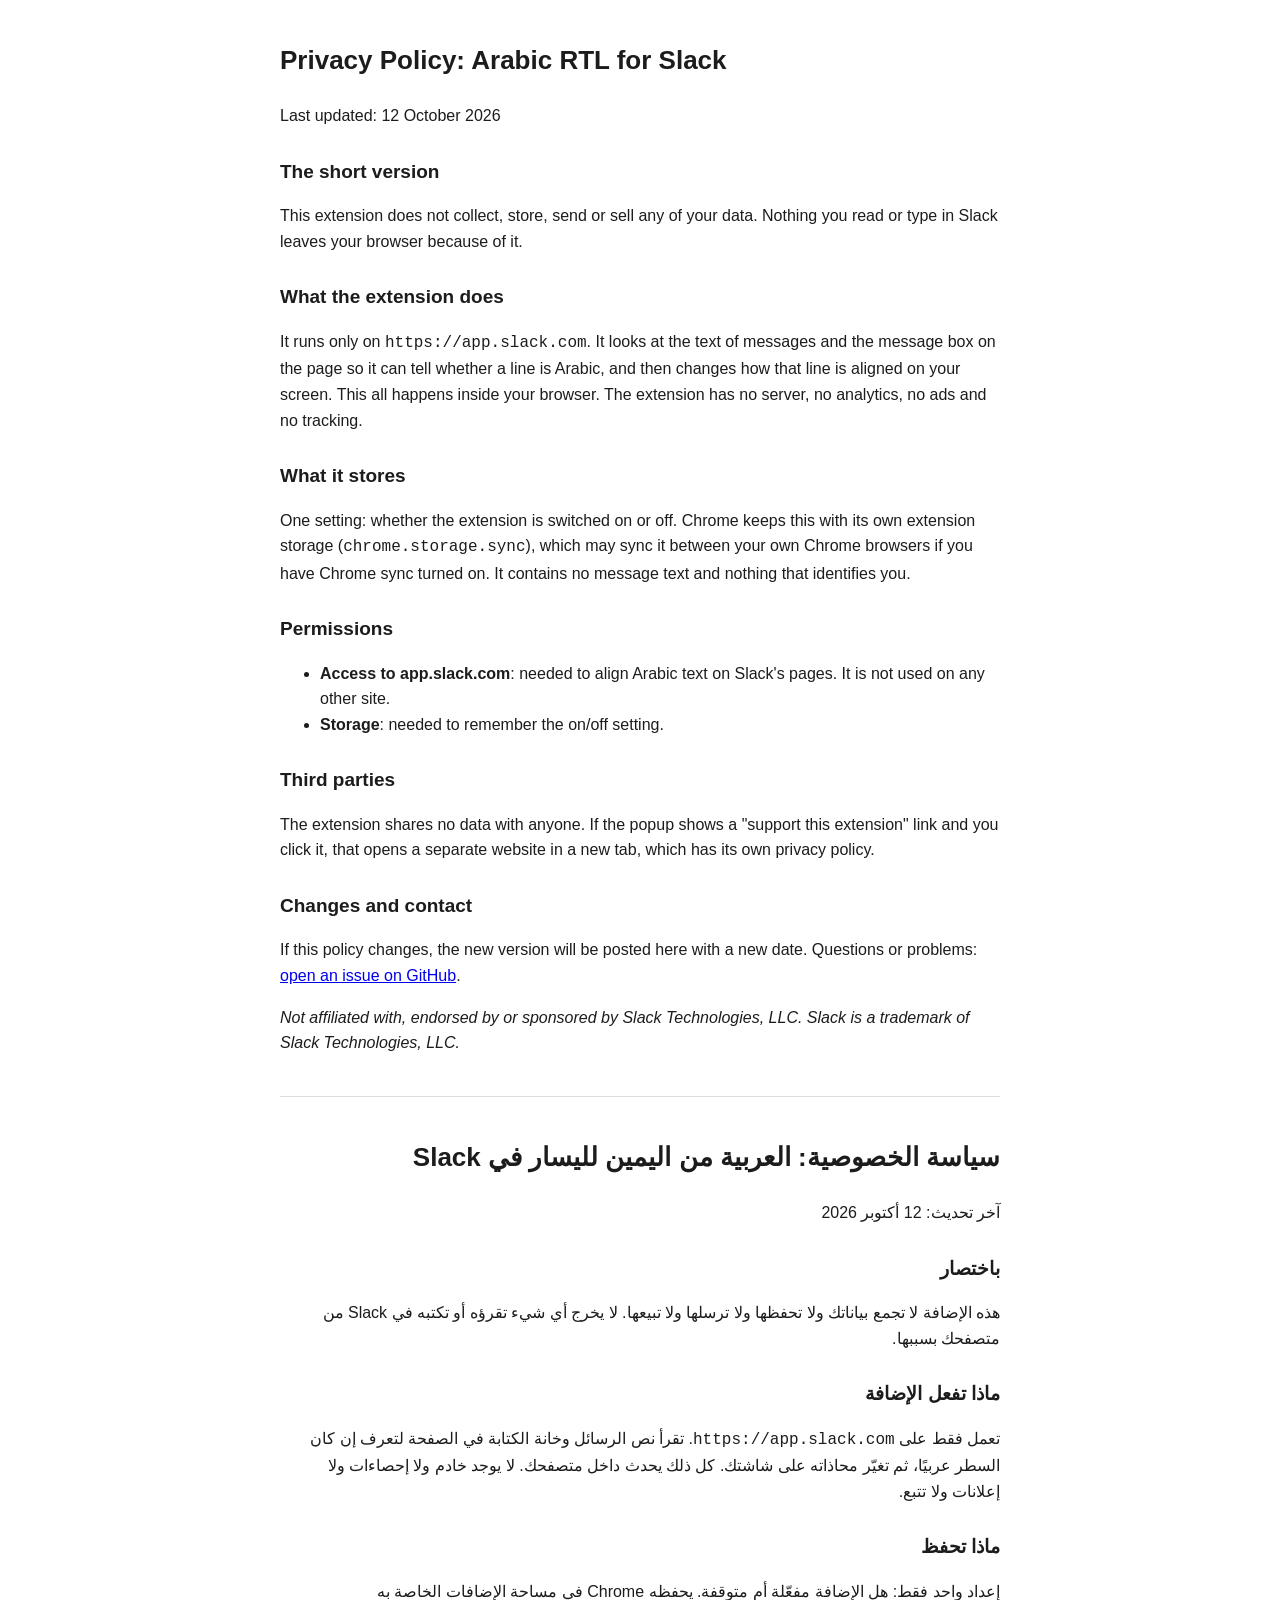
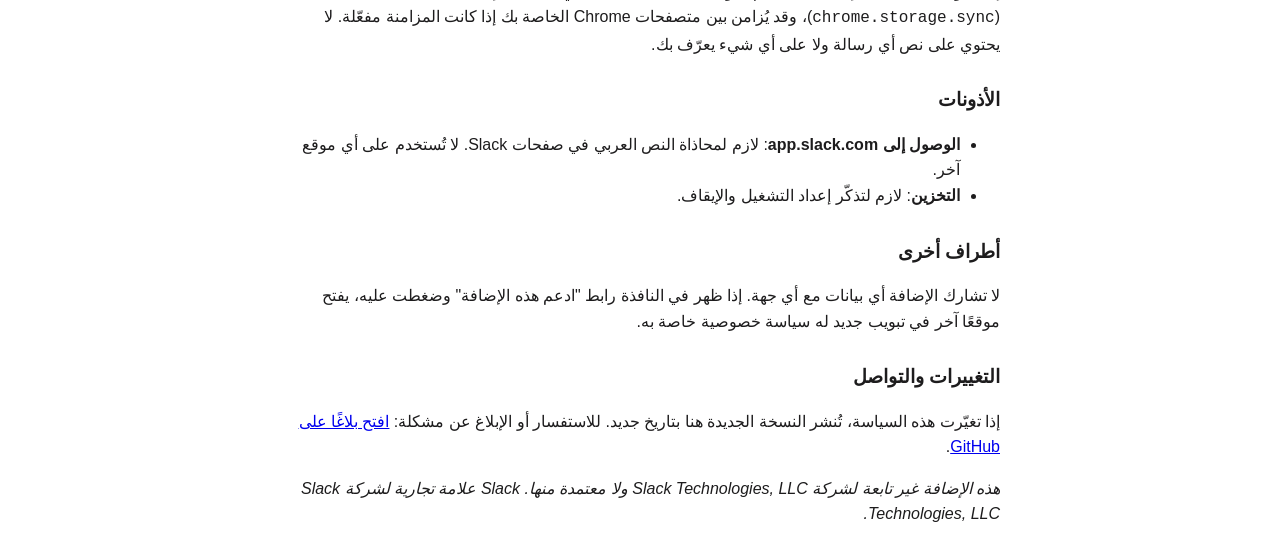
<file: docs/index.html>
<!doctype html>
<html lang="en">
<head>
<meta charset="utf-8">
<meta name="viewport" content="width=device-width, initial-scale=1">
<title>Arabic RTL for Slack: Privacy Policy</title>
<style>
  body { max-width: 720px; margin: 40px auto; padding: 0 16px; font: 16px/1.6 -apple-system, "Segoe UI", Roboto, "Noto Sans Arabic", sans-serif; color: #1d1c1d; }
  h1 { font-size: 26px; } h2 { font-size: 19px; margin-top: 28px; }
  hr { margin: 40px 0; border: 0; border-top: 1px solid #ddd; }
  [dir="rtl"] { text-align: right; }
</style>
</head>
<body>
<section>
  <h1>Privacy Policy: Arabic RTL for Slack</h1>
  <p>Last updated: 12 October 2026</p>

  <h2>The short version</h2>
  <p>This extension does not collect, store, send or sell any of your data. Nothing you read or type in Slack leaves your browser because of it.</p>

  <h2>What the extension does</h2>
  <p>It runs only on <code>https://app.slack.com</code>. It looks at the text of messages and the message box on the page so it can tell whether a line is Arabic, and then changes how that line is aligned on your screen. This all happens inside your browser. The extension has no server, no analytics, no ads and no tracking.</p>

  <h2>What it stores</h2>
  <p>One setting: whether the extension is switched on or off. Chrome keeps this with its own extension storage (<code>chrome.storage.sync</code>), which may sync it between your own Chrome browsers if you have Chrome sync turned on. It contains no message text and nothing that identifies you.</p>

  <h2>Permissions</h2>
  <ul>
    <li><strong>Access to app.slack.com</strong>: needed to align Arabic text on Slack's pages. It is not used on any other site.</li>
    <li><strong>Storage</strong>: needed to remember the on/off setting.</li>
  </ul>

  <h2>Third parties</h2>
  <p>The extension shares no data with anyone. If the popup shows a "support this extension" link and you click it, that opens a separate website in a new tab, which has its own privacy policy.</p>

  <h2>Changes and contact</h2>
  <p>If this policy changes, the new version will be posted here with a new date. Questions or problems: <a href="https://github.com/odayalshareef-jpg/arabic-rtl-for-slack/issues">open an issue on GitHub</a>.</p>

  <p><em>Not affiliated with, endorsed by or sponsored by Slack Technologies, LLC. Slack is a trademark of Slack Technologies, LLC.</em></p>
</section>

<hr>

<section dir="rtl" lang="ar">
  <h1>سياسة الخصوصية: العربية من اليمين لليسار في Slack</h1>
  <p>آخر تحديث: 12 أكتوبر 2026</p>

  <h2>باختصار</h2>
  <p>هذه الإضافة لا تجمع بياناتك ولا تحفظها ولا ترسلها ولا تبيعها. لا يخرج أي شيء تقرؤه أو تكتبه في Slack من متصفحك بسببها.</p>

  <h2>ماذا تفعل الإضافة</h2>
  <p>تعمل فقط على <code dir="ltr">https://app.slack.com</code>. تقرأ نص الرسائل وخانة الكتابة في الصفحة لتعرف إن كان السطر عربيًا، ثم تغيّر محاذاته على شاشتك. كل ذلك يحدث داخل متصفحك. لا يوجد خادم ولا إحصاءات ولا إعلانات ولا تتبع.</p>

  <h2>ماذا تحفظ</h2>
  <p>إعداد واحد فقط: هل الإضافة مفعّلة أم متوقفة. يحفظه Chrome في مساحة الإضافات الخاصة به (<code dir="ltr">chrome.storage.sync</code>)، وقد يُزامن بين متصفحات Chrome الخاصة بك إذا كانت المزامنة مفعّلة. لا يحتوي على نص أي رسالة ولا على أي شيء يعرّف بك.</p>

  <h2>الأذونات</h2>
  <ul>
    <li><strong>الوصول إلى app.slack.com</strong>: لازم لمحاذاة النص العربي في صفحات Slack. لا تُستخدم على أي موقع آخر.</li>
    <li><strong>التخزين</strong>: لازم لتذكّر إعداد التشغيل والإيقاف.</li>
  </ul>

  <h2>أطراف أخرى</h2>
  <p>لا تشارك الإضافة أي بيانات مع أي جهة. إذا ظهر في النافذة رابط "ادعم هذه الإضافة" وضغطت عليه، يفتح موقعًا آخر في تبويب جديد له سياسة خصوصية خاصة به.</p>

  <h2>التغييرات والتواصل</h2>
  <p>إذا تغيّرت هذه السياسة، تُنشر النسخة الجديدة هنا بتاريخ جديد. للاستفسار أو الإبلاغ عن مشكلة: <a href="https://github.com/odayalshareef-jpg/arabic-rtl-for-slack/issues">افتح بلاغًا على GitHub</a>.</p>

  <p><em>هذه الإضافة غير تابعة لشركة Slack Technologies, LLC ولا معتمدة منها. Slack علامة تجارية لشركة Slack Technologies, LLC.</em></p>
</section>
</body>
</html>
</file>
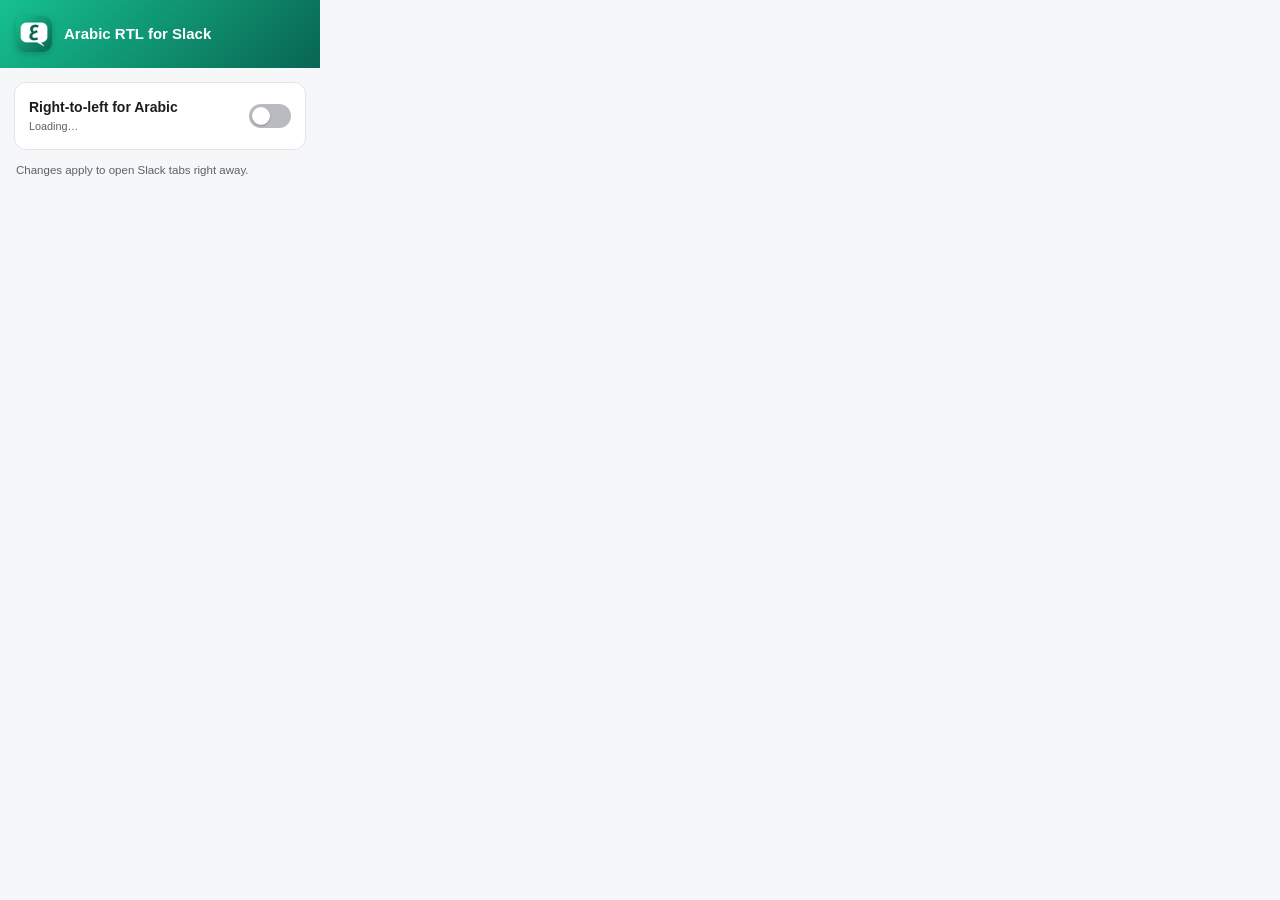
<file: extension/popup.html>
<!doctype html>
<html lang="en">
<head>
  <meta charset="utf-8">
  <title>Arabic RTL for Slack</title>
  <link rel="stylesheet" href="popup.css">
</head>
<body>
  <header>
    <img src="icons/icon48.png" alt="" width="36" height="36">
    <div>
      <h1 data-i18n="extName">Arabic RTL for Slack</h1>
      <span id="version" class="version"></span>
    </div>
  </header>

  <main>
    <label class="card toggle-row" for="enabled">
      <span class="toggle-text">
        <strong data-i18n="switchLabel">Right-to-left for Arabic</strong>
        <small id="status-text" data-i18n="loading">Loading…</small>
      </span>
      <span class="switch">
        <input type="checkbox" id="enabled" role="switch">
        <span class="slider"></span>
      </span>
    </label>

    <div id="page-status" class="status idle" aria-live="polite">
      <span class="dot" aria-hidden="true"></span>
      <span id="page-status-text"></span>
    </div>
  </main>

  <footer>
    <span data-i18n="footer">Changes apply to open Slack tabs right away.</span>
    <a id="support" class="support" href="#" target="_blank" rel="noopener" hidden>
      <span aria-hidden="true">♥</span> <span data-i18n="support">Like it? Support this extension</span>
    </a>
  </footer>

  <script src="popup.js"></script>
</body>
</html>
</file>
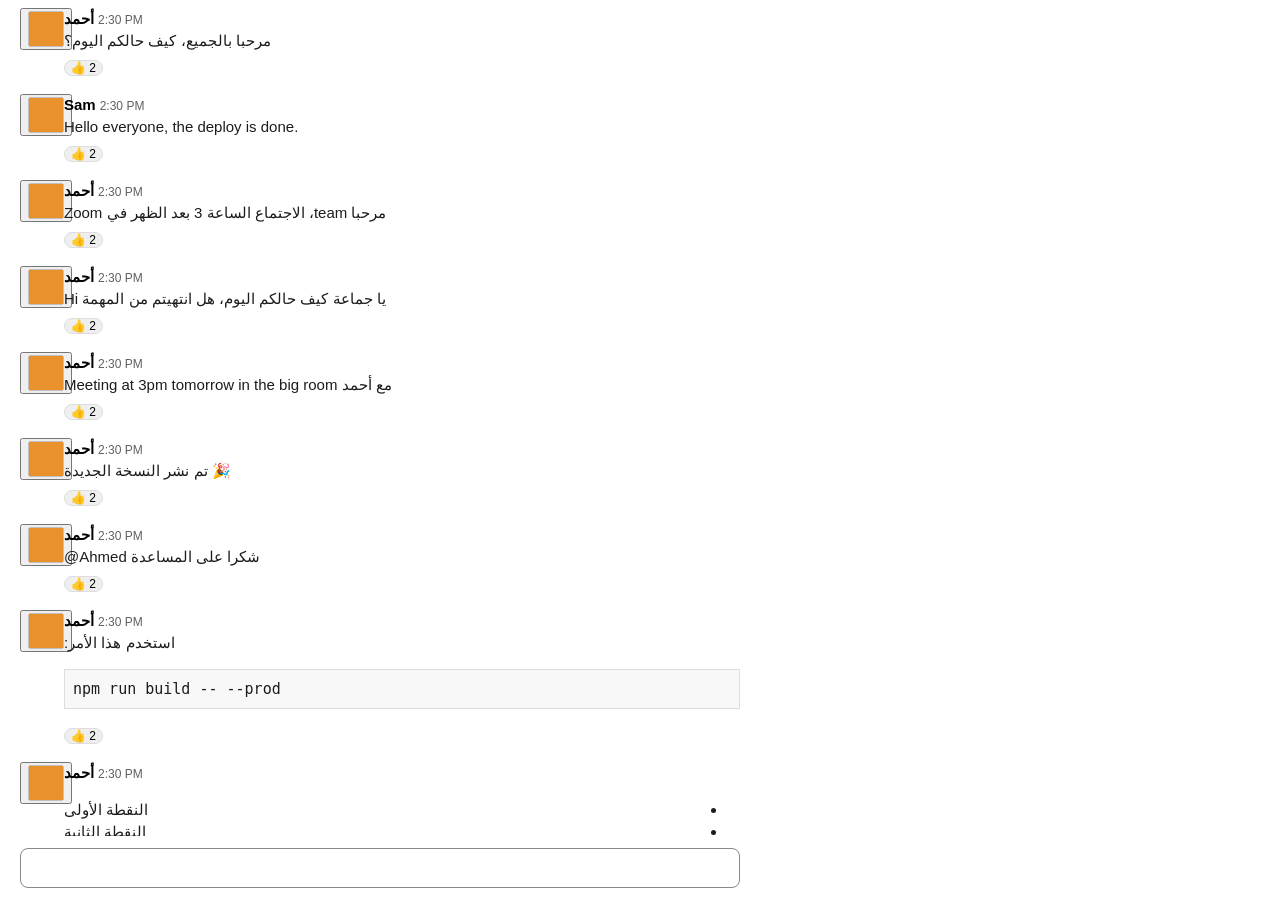
<file: tests/mock.html>
<!doctype html>
<html lang="en"><head><meta charset="utf-8"><title>Slack mock</title>
<style>
body{margin:0;font:15px/1.46668 Lato,"Segoe UI",sans-serif;color:#1d1c1d;background:#fff}
.p-workspace{display:flex;flex-direction:column;width:760px;height:100vh}
.c-virtual_list{flex:1;overflow:auto}
.c-message_kit__background{padding:8px 20px}
.c-message_kit__gutter{display:flex}
.c-message_kit__gutter__left{width:36px;margin-right:8px;flex:none}
.c-message_kit__avatar img{width:36px;height:36px;border-radius:4px;background:#e8912d;display:block}
.c-message_kit__gutter__right{flex:1;min-width:0}
.c-message__sender_button{font-weight:900;background:none;border:0;padding:0;font:inherit;font-weight:900}
.c-timestamp{color:#616061;font-size:12px;margin-left:4px}
.p-rich_text_block{text-align:left}
.p-rich_text_preformatted{font-family:monospace;background:#f8f8f8;border:1px solid #ddd;padding:8px;white-space:pre}
.p-rich_text_quote{border-left:4px solid #ddd;padding-left:12px}
.p-rich_text_quote.bar-before{border-left:0;position:relative;padding-left:16px}
.p-rich_text_quote.bar-before::before{content:"";position:absolute;left:0;top:0;bottom:0;width:4px;border-radius:8px;background:#1264a3}
.c-reaction_bar{margin-top:4px}
.c-reaction{border:1px solid #ddd;border-radius:12px;padding:0 6px;font-size:12px}
.p-message_pane_input{border:1px solid #888;border-radius:8px;margin:12px 20px;padding:8px}
.ql-editor{min-height:22px;outline:none}
.ql-editor p{margin:0}
.ql-placeholder{color:#888;position:absolute;pointer-events:none}
</style></head>
<body>
<div class="p-workspace">
  <div class="c-virtual_list" id="list"></div>
  <div class="p-message_pane_input">
    <div data-qa="message_input" class="c-texty_input_unstyled" style="position:relative">
      <div class="ql-editor" contenteditable="true" id="editor"><p><br></p></div>
    </div>
  </div>
</div>
<script>
function msg(id, name, blocksHtml){
  return `<div class="c-virtual_list__item" data-id="${id}"><div class="c-message_kit__background"><div class="c-message_kit__gutter">
   <div class="c-message_kit__gutter__left"><button class="c-message_kit__avatar"><img alt=""></button></div>
   <div class="c-message_kit__gutter__right">
    <span class="c-message__sender"><button class="c-message__sender_button">${name}</button></span><a class="c-timestamp">2:30 PM</a>
    <div class="c-message_kit__blocks c-message_kit__blocks--rich_text"><div class="c-message__message_blocks"><div class="p-block_kit_renderer"><div class="p-block_kit_renderer__block_wrapper"><div class="p-rich_text_block" dir="auto" data-qa="message-text">${blocksHtml}</div></div></div></div></div>
    <div class="c-reaction_bar"><button class="c-reaction">👍 2</button></div>
   </div></div></div></div>`;
}
const sec = t => `<div class="p-rich_text_section">${t}</div>`;
window.MESSAGES = {
  arabic:     sec("مرحبا بالجميع، كيف حالكم اليوم؟"),
  english:    sec("Hello everyone, the deploy is done."),
  mixedArFirst: sec("مرحبا team، الاجتماع الساعة 3 بعد الظهر في Zoom"),
  mixedEnFirstMostlyAr: sec("Hi يا جماعة كيف حالكم اليوم، هل انتهيتم من المهمة"),
  mixedEnMostly: sec("Meeting at 3pm tomorrow in the big room مع أحمد"),
  emojiFirst: sec("🎉 تم نشر النسخة الجديدة"),
  mentionFirst: sec('<span class="c-member_slug">@Ahmed</span> شكرا على المساعدة'),
  arabicWithCode: sec("استخدم هذا الأمر:") + '<pre class="p-rich_text_preformatted">npm run build -- --prod</pre>',
  arabicList: '<ul class="p-rich_text_list"><li>النقطة الأولى</li><li>النقطة الثانية</li></ul>',
  twoLines: sec("السطر الأول بالعربية") + sec("Second line in English"),
  quote: '<blockquote class="p-rich_text_quote">اقتباس من رسالة سابقة</blockquote>',
  quoteBefore: '<blockquote class="p-rich_text_quote bar-before">اقتباس بشريط جانبي مرسوم</blockquote>',
  quoteEnglish: '<blockquote class="p-rich_text_quote">An English quote stays put</blockquote>',
  urlFirst: sec('<a class="c-link" href="#">https://example.com/docs/release-notes/2026</a> شوفوا الرابط يا جماعة'),
  longMention: sec('<span class="c-member_slug">@Jonathan.Richardson-Marketing</span> شكرا لك'),
  emojiCode: sec('<span class="c-emoji"><img alt=":tada:"></span> مبروك للجميع'),
  arabicMention: sec('<span class="c-member_slug">@أحمد</span> شكرا يا صديقي'),
  persian: sec("سلام دوستان، امروز جلسه داریم"),
};
const list = document.getElementById("list");
window.render = (keys) => { list.innerHTML = keys.map(k => msg(k, k === "english" ? "Sam" : "أحمد", MESSAGES[k])).join(""); };
window.append = (key, id) => list.insertAdjacentHTML("beforeend", msg(id || key, "Late", MESSAGES[key]));
render(Object.keys(MESSAGES));
</script>
</body></html>
</file>
<file: extension/popup.css>
:root {
  color-scheme: light dark;
  --brand: #0e8f6c; --brand-dark: #086652; --brand-soft: #e3f6ef;
  --bg: #f6f7f8; --card: #ffffff; --fg: #1d1c1d; --muted: #616061; --line: #e4e4e7;
  --ok: #0e8f6c; --warn: #c2410c; --warn-soft: #fff1e8; --idle: #8a8a90;
}
@media (prefers-color-scheme: dark) {
  :root {
    --bg: #17191c; --card: #222529; --fg: #e8e8ea; --muted: #a0a1a6; --line: #34373c;
    --brand-soft: #123a30; --ok: #34d39e; --warn: #fb923c; --warn-soft: #3a2316; --idle: #8a8a90;
  }
}
* { box-sizing: border-box; }
body { margin: 0; width: 320px; font: 13px/1.45 Inter, -apple-system, "Segoe UI", Roboto, "Noto Sans Arabic", "Noto Kufi Arabic", sans-serif; background: var(--bg); color: var(--fg); }

header { display: flex; align-items: center; gap: 12px; padding: 16px; color: #fff; background: linear-gradient(135deg, #16c08f, var(--brand-dark)); }
header img { border-radius: 9px; box-shadow: 0 2px 6px rgba(0, 0, 0, .18); }
h1 { font-size: 15px; font-weight: 700; margin: 0; }
.version { font-size: 11px; opacity: .8; }

main { padding: 14px 14px 4px; display: flex; flex-direction: column; gap: 10px; }
.card { background: var(--card); border: 1px solid var(--line); border-radius: 12px; }
.toggle-row { display: flex; align-items: center; justify-content: space-between; gap: 12px; padding: 14px; cursor: pointer; }
.toggle-text strong { display: block; font-size: 14px; }
.toggle-text small { display: block; color: var(--muted); margin-top: 2px; }

.switch { position: relative; width: 42px; height: 24px; flex: none; }
.switch input { position: absolute; opacity: 0; width: 0; height: 0; }
.slider { position: absolute; inset: 0; border-radius: 24px; background: #b9bbc0; transition: background .15s; }
.slider::before { content: ""; position: absolute; width: 18px; height: 18px; top: 3px; inset-inline-start: 3px; border-radius: 50%; background: #fff; box-shadow: 0 1px 2px rgba(0, 0, 0, .25); transition: transform .15s; }
.switch input:checked + .slider { background: var(--brand); }
.switch input:checked + .slider::before { transform: translateX(18px); }
[dir="rtl"] .switch input:checked + .slider::before { transform: translateX(-18px); }
.switch input:focus-visible + .slider { outline: 2px solid var(--brand); outline-offset: 2px; }

.status { display: flex; align-items: flex-start; gap: 8px; padding: 10px 12px; border-radius: 10px; font-size: 12px; background: var(--card); border: 1px solid var(--line); color: var(--muted); }
.status .dot { flex: none; width: 8px; height: 8px; margin-top: 5px; border-radius: 50%; background: var(--idle); }
.status.ok { background: var(--brand-soft); border-color: transparent; color: var(--fg); }
.status.ok .dot { background: var(--ok); box-shadow: 0 0 0 3px color-mix(in srgb, var(--ok) 25%, transparent); }
.status.warn { background: var(--warn-soft); border-color: transparent; color: var(--fg); }
.status.warn .dot { background: var(--warn); }
.status:empty, .status:has(#page-status-text:empty) { display: none; }

footer { padding: 8px 16px 14px; font-size: 11.5px; color: var(--muted); display: flex; flex-direction: column; gap: 8px; }
.support { align-self: flex-start; display: inline-flex; align-items: center; gap: 6px; padding: 6px 10px; border-radius: 999px; border: 1px solid var(--line); background: var(--card); color: var(--fg); text-decoration: none; font-weight: 600; }
.support span[aria-hidden] { color: #e0457b; }
.support:hover { border-color: var(--brand); }
.support[hidden] { display: none; }
</file>
